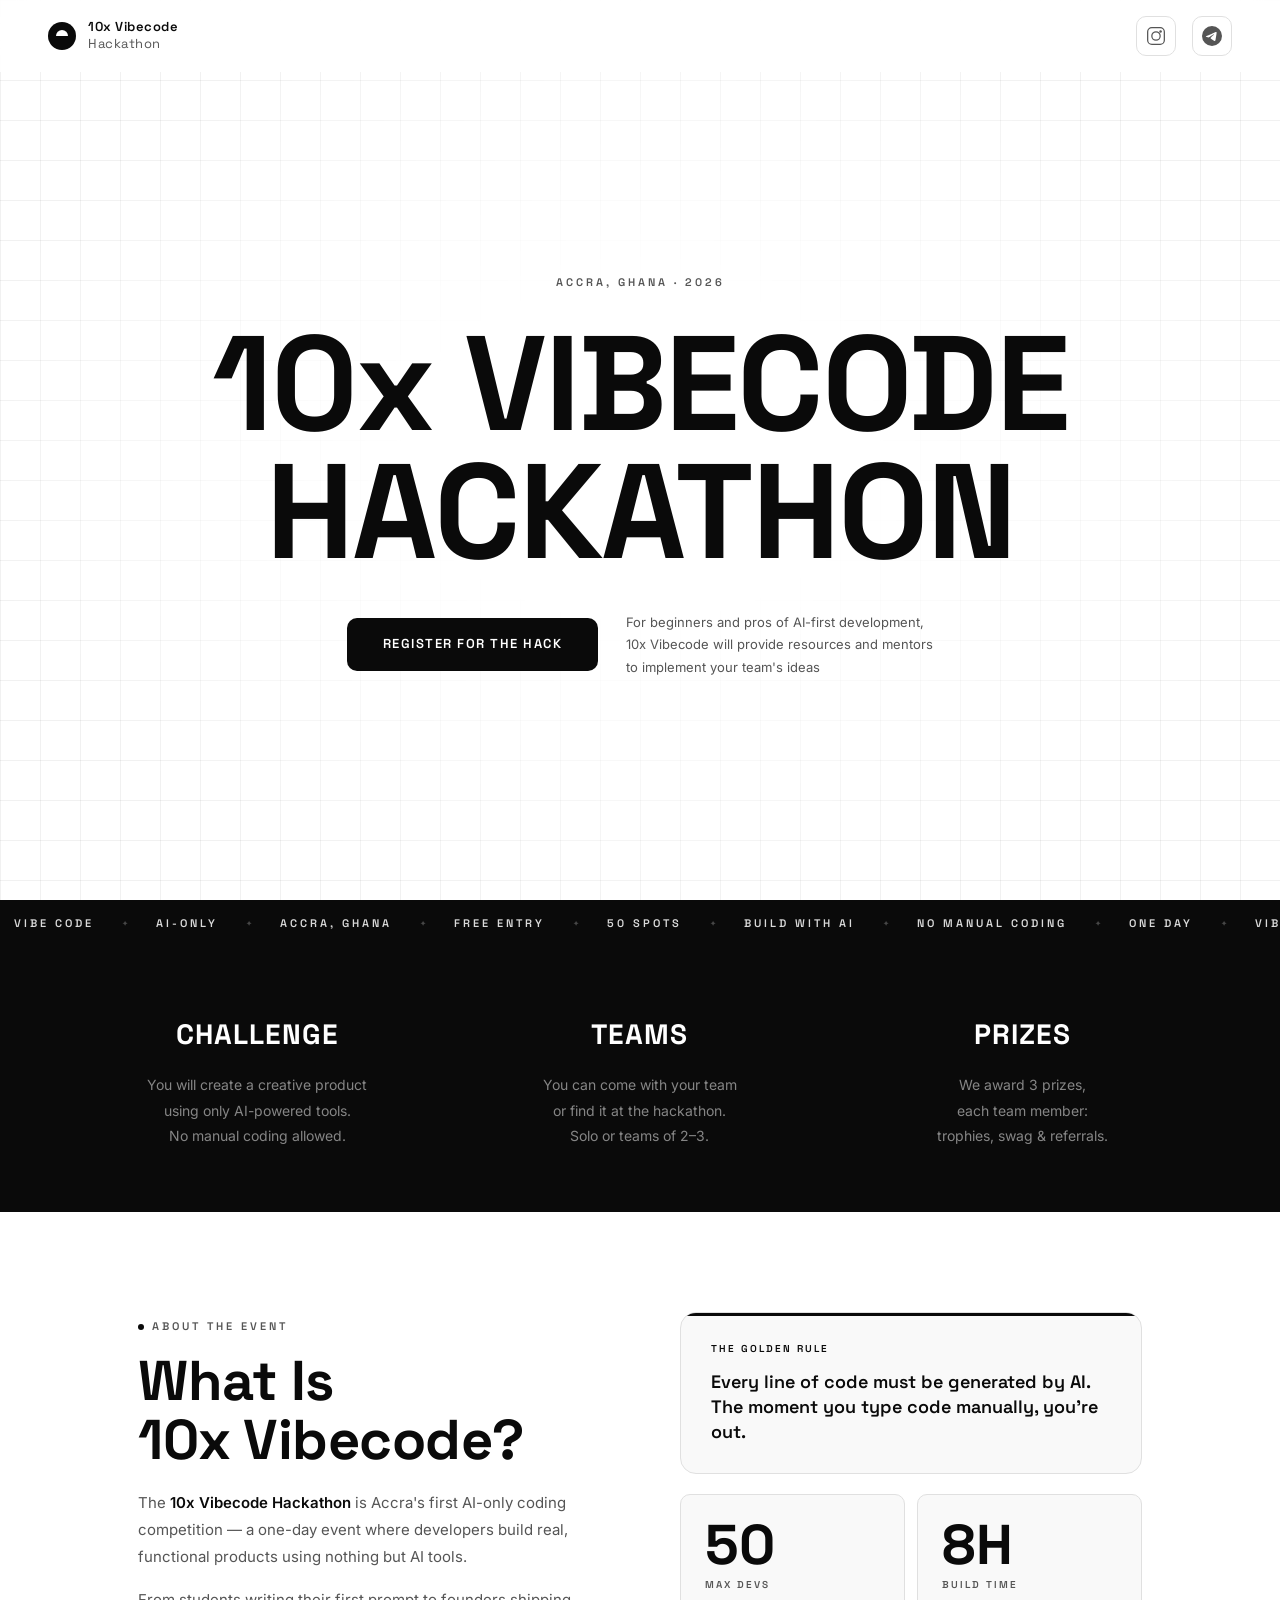
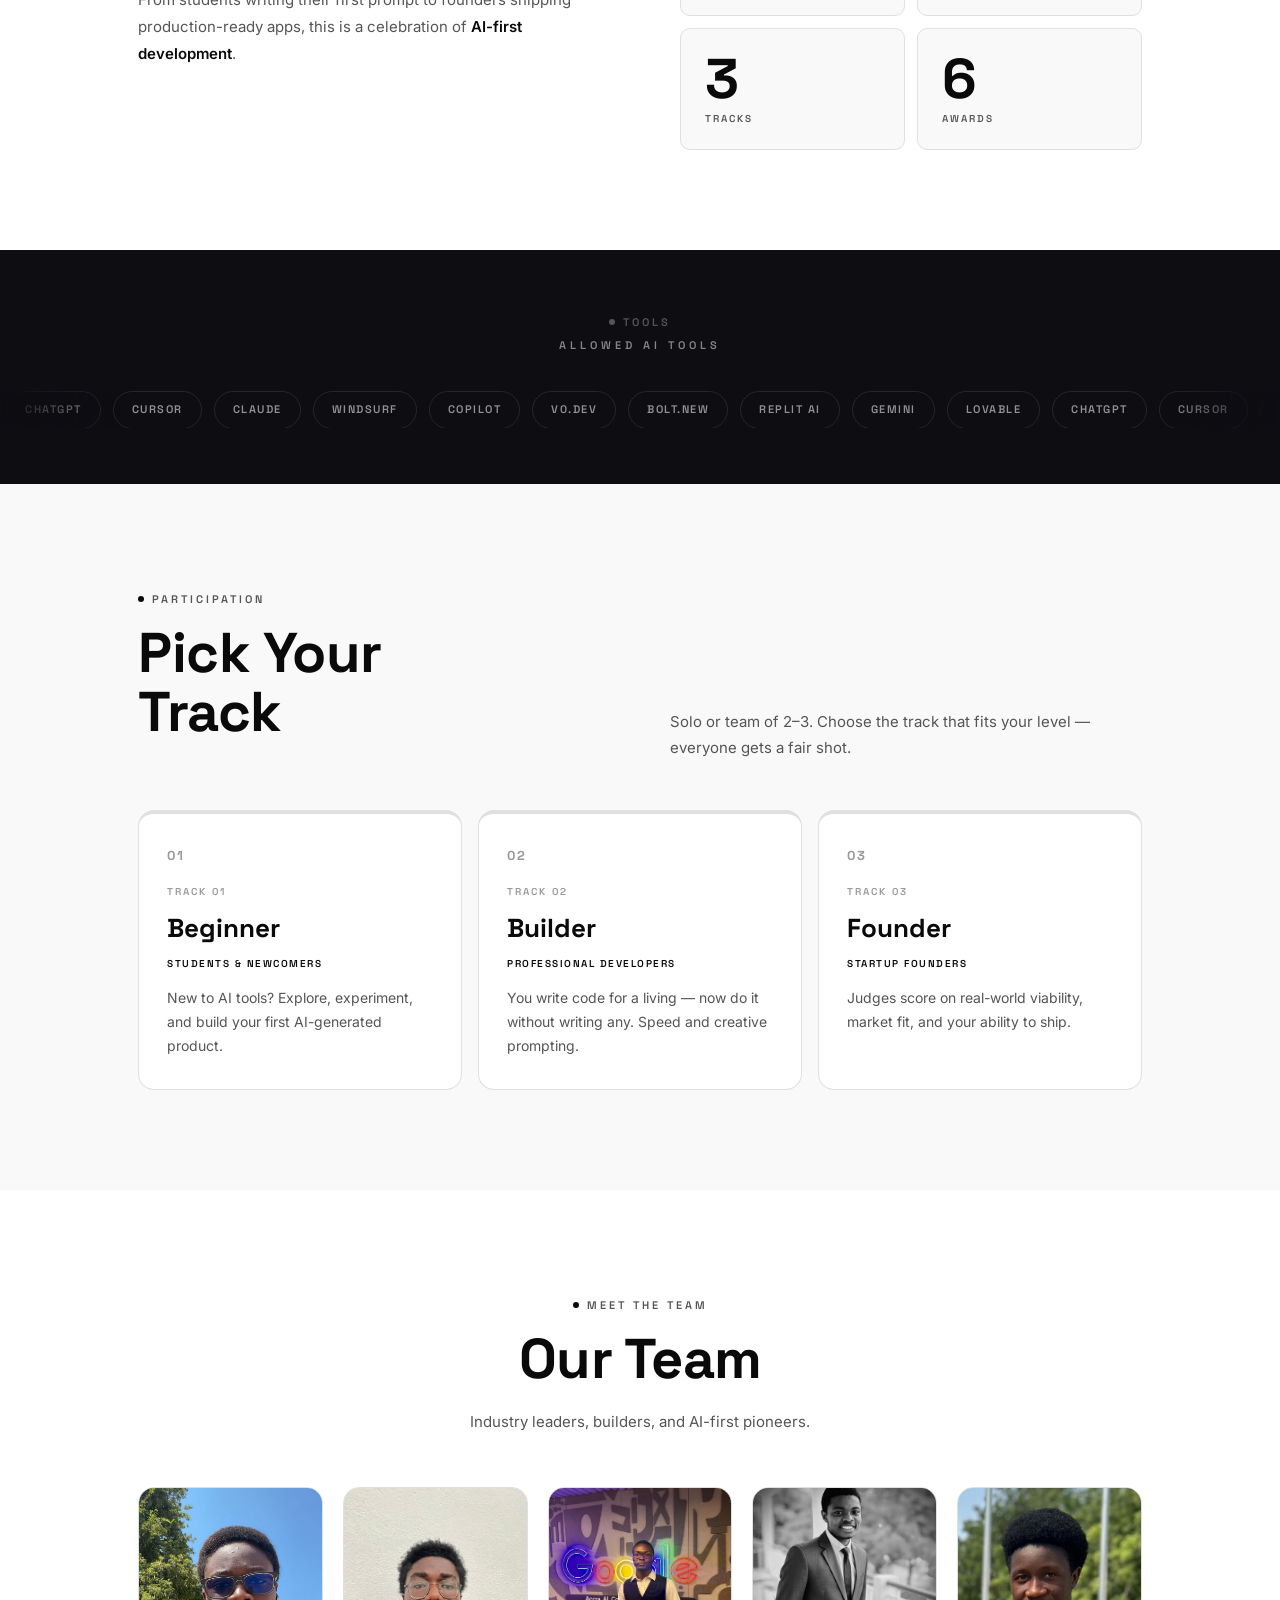
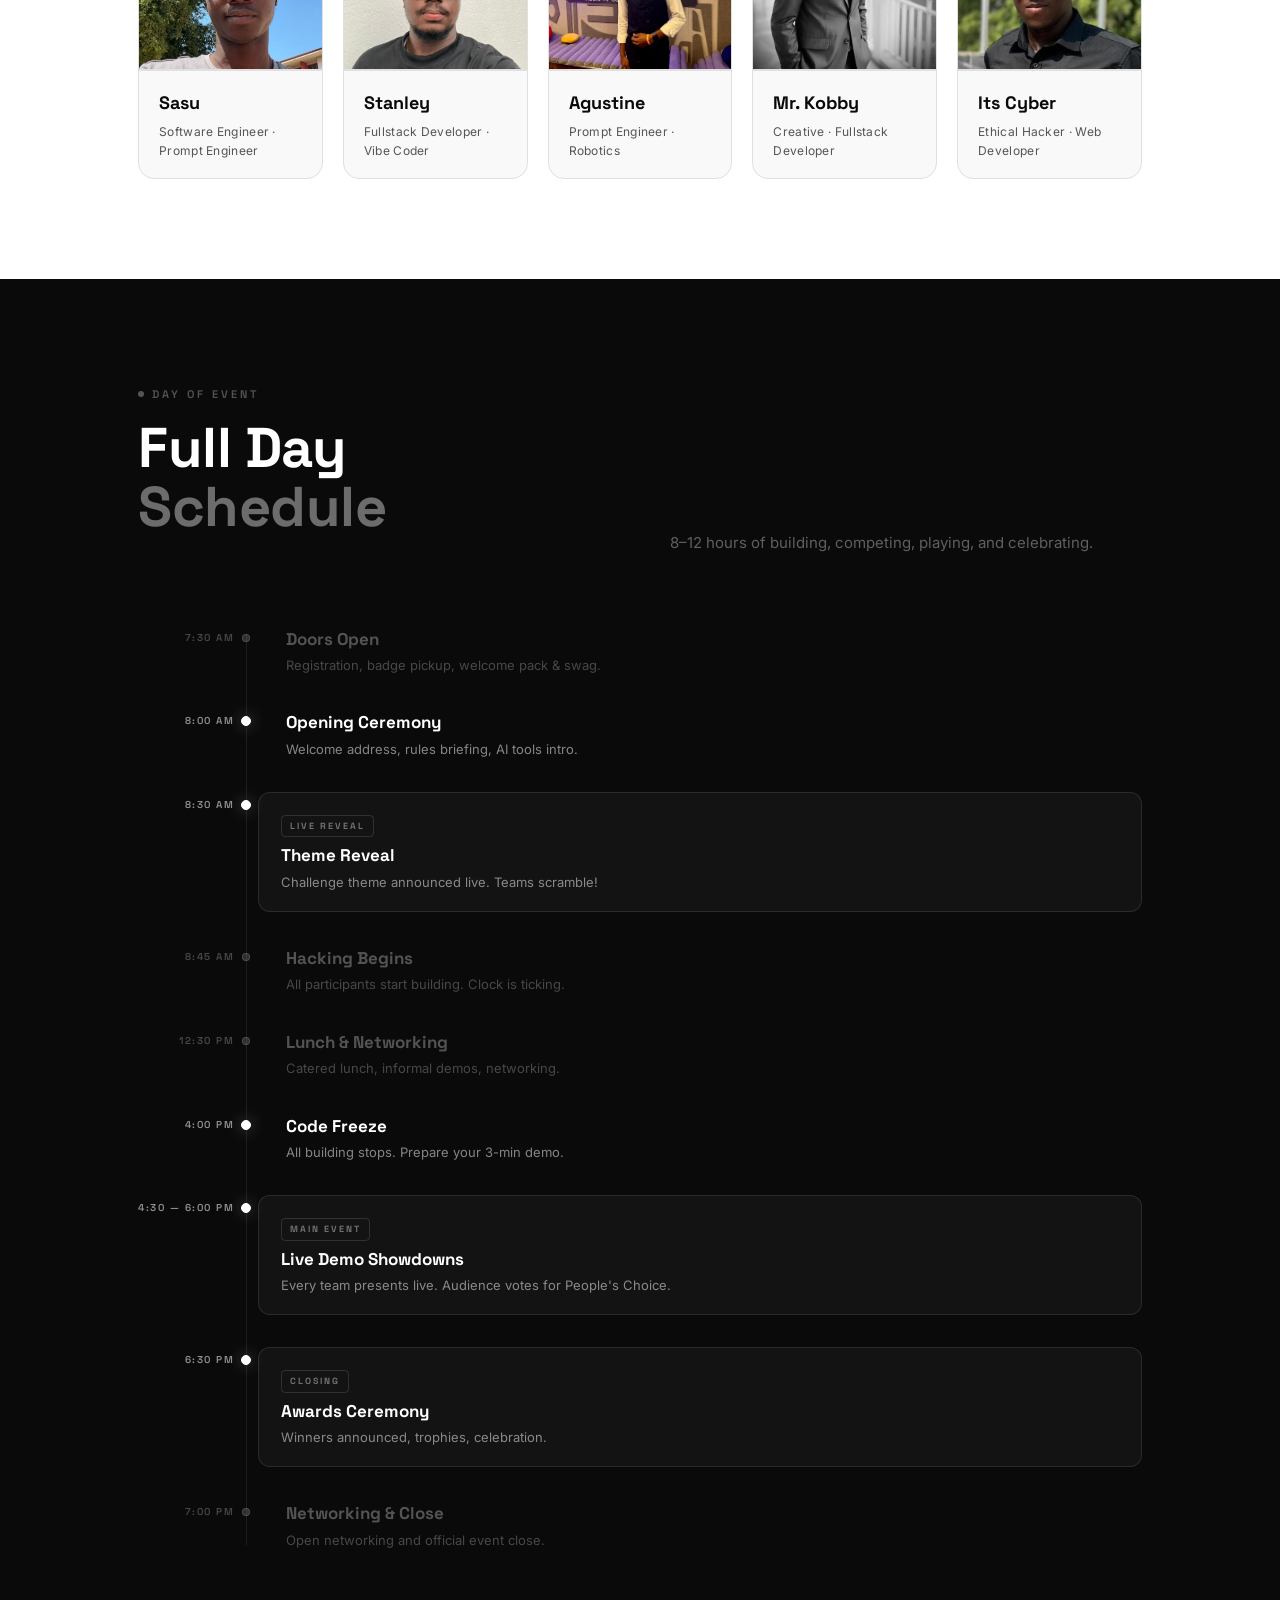
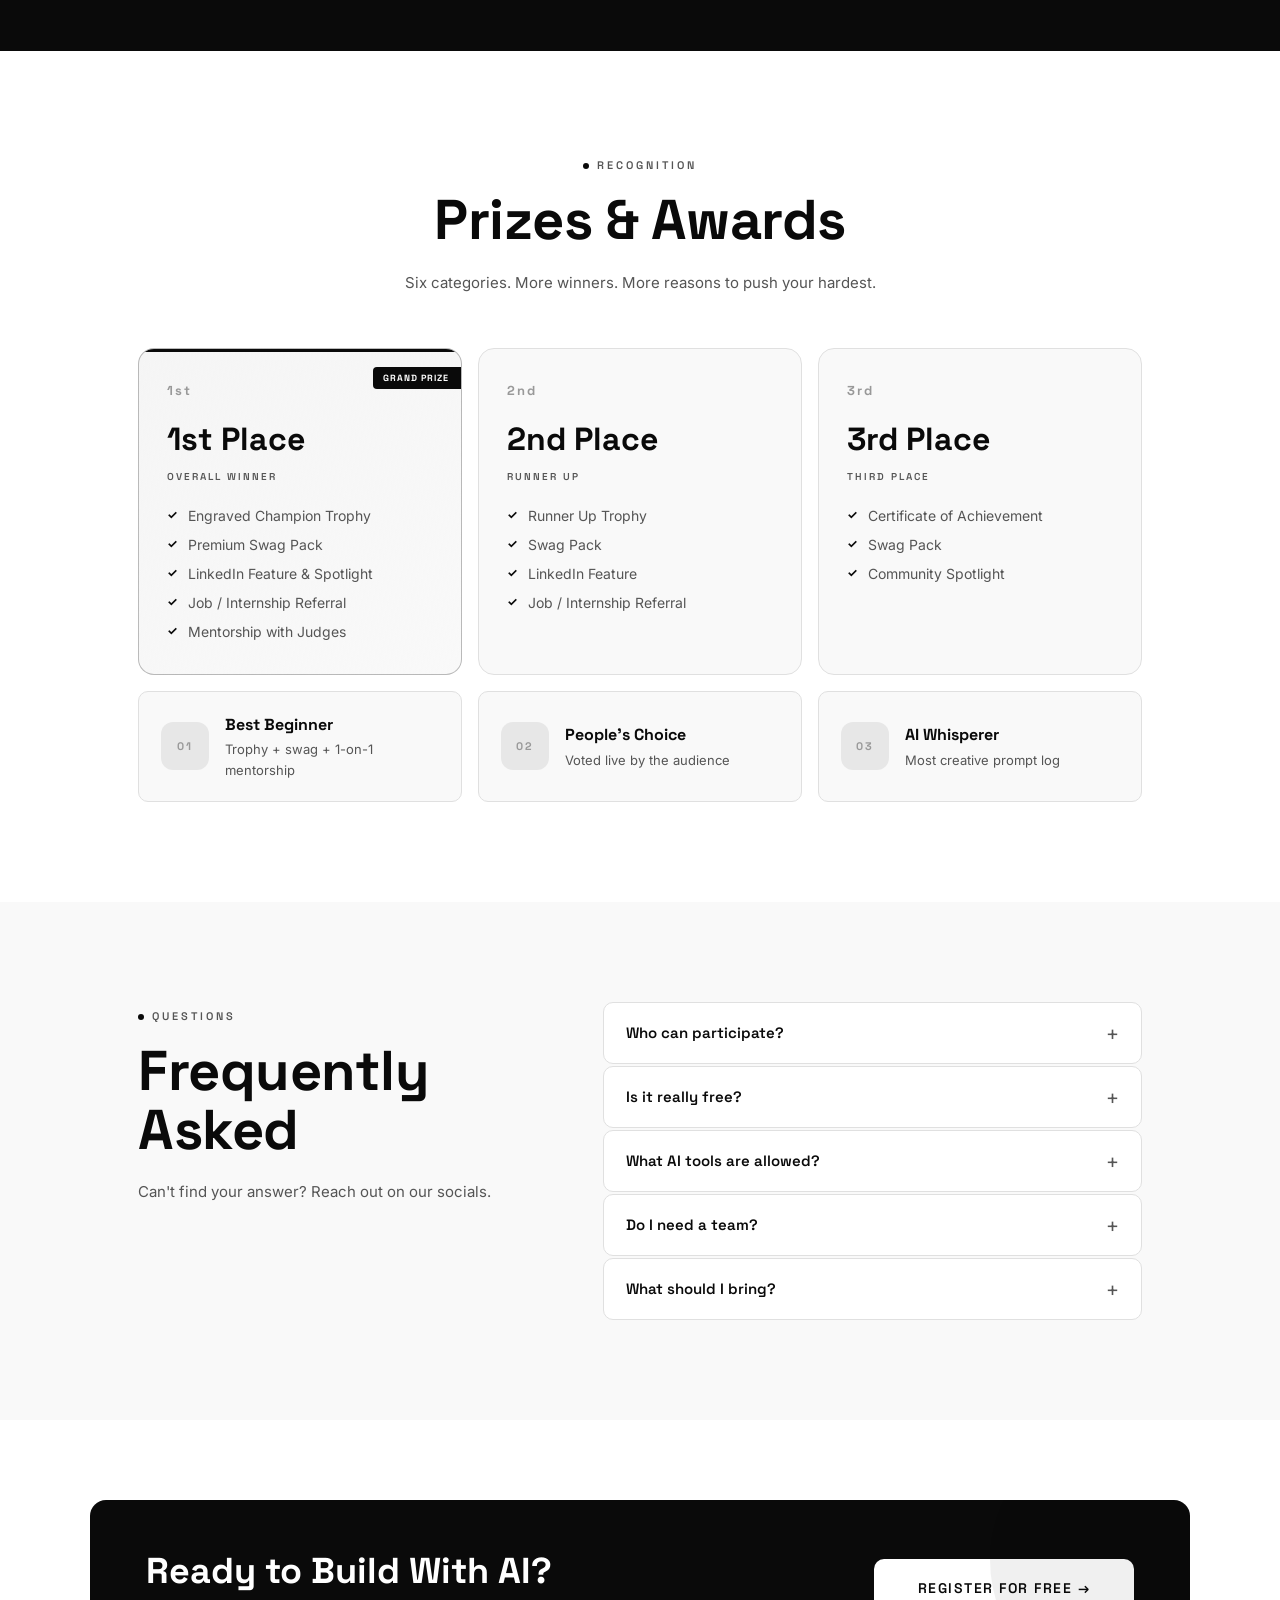
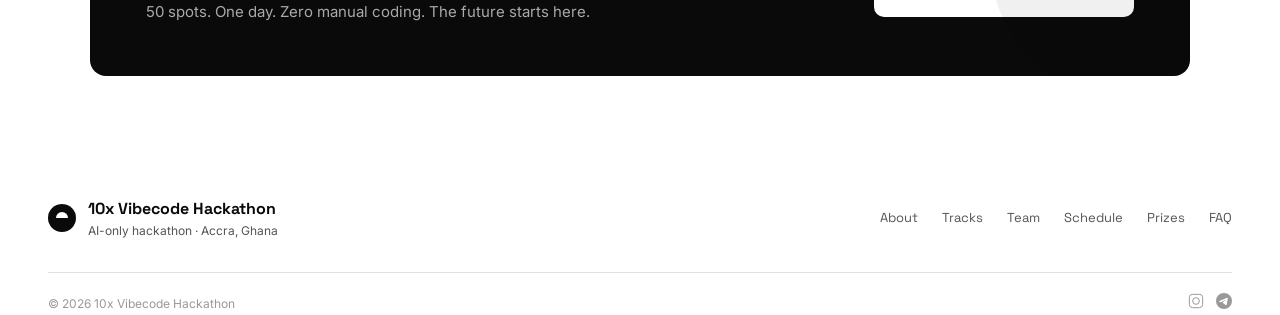
<file: index.html>
<!DOCTYPE html>
<html lang="en">
<head>
<meta charset="UTF-8">
<meta name="viewport" content="width=device-width, initial-scale=1.0">
<title>10x Vibecode Hackathon — Accra, Ghana</title>
<link rel="preconnect" href="https://fonts.googleapis.com">
<link href="https://fonts.googleapis.com/css2?family=Inter:wght@300;400;500;600;700;800;900&family=Space+Grotesk:wght@400;500;600;700&display=swap" rel="stylesheet">
<link rel="stylesheet" href="style.css">
</head>
<body>

<!-- NAV -->
<nav id="nav">
  <a href="#" class="nav-logo">
    <div class="nav-logo-icon">
      <svg width="28" height="28" viewBox="0 0 28 28" fill="none">
        <circle cx="14" cy="14" r="14" fill="#0a0a0a"/>
        <path d="M8 14a6 6 0 0 1 12 0" fill="#ffffff"/>
      </svg>
    </div>
    <div class="nav-logo-text">
      <span>10x Vibecode</span>
      <span>Hackathon</span>
    </div>
  </a>
  <div class="nav-right">
    <a href="https://instagram.com" target="_blank" rel="noopener noreferrer" class="nav-social" aria-label="Instagram">
      <svg width="20" height="20" viewBox="0 0 24 24" fill="none" stroke="currentColor" stroke-width="1.5" stroke-linecap="round" stroke-linejoin="round"><rect x="2" y="2" width="20" height="20" rx="5"/><circle cx="12" cy="12" r="5"/><circle cx="17.5" cy="6.5" r="1.5" fill="currentColor" stroke="none"/></svg>
    </a>
    <a href="https://t.me" target="_blank" rel="noopener noreferrer" class="nav-social" aria-label="Telegram">
      <svg width="20" height="20" viewBox="0 0 24 24" fill="currentColor"><path d="M11.944 0A12 12 0 0 0 0 12a12 12 0 0 0 12 12 12 12 0 0 0 12-12A12 12 0 0 0 12 0a12 12 0 0 0-.056 0zm4.962 7.224c.1-.002.321.023.465.14a.506.506 0 0 1 .171.325c.016.093.036.306.02.472-.18 1.898-.962 6.502-1.36 8.627-.168.9-.499 1.201-.82 1.23-.696.065-1.225-.46-1.9-.902-1.056-.693-1.653-1.124-2.678-1.8-1.185-.78-.417-1.21.258-1.91.177-.184 3.247-2.977 3.307-3.23.007-.032.014-.15-.056-.212s-.174-.041-.249-.024c-.106.024-1.793 1.14-5.061 3.345-.479.33-.913.49-1.302.48-.428-.008-1.252-.241-1.865-.44-.752-.245-1.349-.374-1.297-.789.027-.216.325-.437.893-.663 3.498-1.524 5.83-2.529 6.998-3.014 3.332-1.386 4.025-1.627 4.476-1.635z"/></svg>
    </a>
  </div>
</nav>

<!-- HERO -->
<section id="hero">
  <div class="hero-inner">
    <div class="hero-center">
      <div class="hero-eyebrow">ACCRA, GHANA · 2026</div>
      <h1 class="hero-title">
        <span>10x VIBECODE</span>
        <span>HACKATHON</span>
      </h1>
      <div class="hero-cta-row">
        <a href="register.html" class="btn-register">REGISTER FOR THE HACK</a>
        <p class="hero-desc">For beginners and pros of AI-first development,<br>10x Vibecode will provide resources and mentors<br>to implement your team's ideas</p>
      </div>
    </div>
  </div>
</section>

<!-- MARQUEE TICKER -->
<div class="marquee-strip" aria-hidden="true">
  <div class="marquee-track">
    <div class="marquee-content">
      <span>VIBE CODE</span><span class="msep">✦</span>
      <span>AI-ONLY</span><span class="msep">✦</span>
      <span>ACCRA, GHANA</span><span class="msep">✦</span>
      <span>FREE ENTRY</span><span class="msep">✦</span>
      <span>50 SPOTS</span><span class="msep">✦</span>
      <span>BUILD WITH AI</span><span class="msep">✦</span>
      <span>NO MANUAL CODING</span><span class="msep">✦</span>
      <span>ONE DAY</span><span class="msep">✦</span>
    </div>
    <div class="marquee-content" aria-hidden="true">
      <span>VIBE CODE</span><span class="msep">✦</span>
      <span>AI-ONLY</span><span class="msep">✦</span>
      <span>ACCRA, GHANA</span><span class="msep">✦</span>
      <span>FREE ENTRY</span><span class="msep">✦</span>
      <span>50 SPOTS</span><span class="msep">✦</span>
      <span>BUILD WITH AI</span><span class="msep">✦</span>
      <span>NO MANUAL CODING</span><span class="msep">✦</span>
      <span>ONE DAY</span><span class="msep">✦</span>
    </div>
  </div>
</div>

<!-- INFO SECTION -->
<section id="info">
  <div class="info-inner">
    <div class="info-col">
      <h2 class="info-heading">CHALLENGE</h2>
      <p class="info-text">You will create a creative product<br>using only AI-powered tools.<br>No manual coding allowed.</p>
    </div>
    <div class="info-col">
      <h2 class="info-heading">TEAMS</h2>
      <p class="info-text">You can come with your team<br>or find it at the hackathon.<br>Solo or teams of 2–3.</p>
    </div>
    <div class="info-col">
      <h2 class="info-heading">PRIZES</h2>
      <p class="info-text">We award 3 prizes,<br>each team member:<br>trophies, swag &amp; referrals.</p>
    </div>
  </div>
</section>

<!-- ABOUT -->
<section id="about">
  <div class="section-inner">
    <div class="about-grid reveal">
      <div class="about-left">
        <span class="section-tag">ABOUT THE EVENT</span>
        <h2 class="section-heading">What Is<br><span class="accent-text">10x Vibecode?</span></h2>
        <p class="about-body">The <strong>10x Vibecode Hackathon</strong> is Accra's first AI-only coding competition — a one-day event where developers build real, functional products using nothing but AI tools.</p>
        <p class="about-body">From students writing their first prompt to founders shipping production-ready apps, this is a celebration of <strong>AI-first development</strong>.</p>
      </div>
      <div class="about-right">
        <div class="rule-card">
          <div class="rule-label">THE GOLDEN RULE</div>
          <div class="rule-text">Every line of code must be generated by AI. The moment you type code manually, you're out.</div>
        </div>
        <div class="stat-row">
          <div class="stat-tile"><div class="stat-num">50</div><div class="stat-label">MAX DEVS</div></div>
          <div class="stat-tile"><div class="stat-num">8H</div><div class="stat-label">BUILD TIME</div></div>
          <div class="stat-tile"><div class="stat-num">3</div><div class="stat-label">TRACKS</div></div>
          <div class="stat-tile"><div class="stat-num">6</div><div class="stat-label">AWARDS</div></div>
        </div>
      </div>
    </div>
  </div>
</section>

<!-- TOOLS MARQUEE -->
<section id="tools">
  <div class="tools-header">
    <span class="section-tag">TOOLS</span>
    <p class="tools-title">ALLOWED AI TOOLS</p>
  </div>
  <div class="tools-marquee" aria-label="Allowed AI tools">
    <div class="tools-track">
      <div class="tools-content">
        <div class="tool-pill">CHATGPT</div>
        <div class="tool-pill">CURSOR</div>
        <div class="tool-pill">CLAUDE</div>
        <div class="tool-pill">WINDSURF</div>
        <div class="tool-pill">COPILOT</div>
        <div class="tool-pill">V0.DEV</div>
        <div class="tool-pill">BOLT.NEW</div>
        <div class="tool-pill">REPLIT AI</div>
        <div class="tool-pill">GEMINI</div>
        <div class="tool-pill">LOVABLE</div>
      </div>
      <!-- duplicate for seamless loop -->
      <div class="tools-content" aria-hidden="true">
        <div class="tool-pill">CHATGPT</div>
        <div class="tool-pill">CURSOR</div>
        <div class="tool-pill">CLAUDE</div>
        <div class="tool-pill">WINDSURF</div>
        <div class="tool-pill">COPILOT</div>
        <div class="tool-pill">V0.DEV</div>
        <div class="tool-pill">BOLT.NEW</div>
        <div class="tool-pill">REPLIT AI</div>
        <div class="tool-pill">GEMINI</div>
        <div class="tool-pill">LOVABLE</div>
      </div>
    </div>
  </div>
</section>

<!-- TRACKS -->
<section id="tracks">
  <div class="section-inner">
    <div class="tracks-header reveal">
      <div>
        <span class="section-tag">PARTICIPATION</span>
        <h2 class="section-heading">Pick Your<br><span class="accent-text">Track</span></h2>
      </div>
      <p class="section-body">Solo or team of 2–3. Choose the track that fits your level — everyone gets a fair shot.</p>
    </div>
    <div class="track-cards reveal">
      <div class="track-card">
        <div class="track-icon">01</div>
        <div class="track-num">TRACK 01</div>
        <h3 class="track-name">Beginner</h3>
        <div class="track-for">STUDENTS & NEWCOMERS</div>
        <p class="track-desc">New to AI tools? Explore, experiment, and build your first AI-generated product.</p>
      </div>
      <div class="track-card">
        <div class="track-icon">02</div>
        <div class="track-num">TRACK 02</div>
        <h3 class="track-name">Builder</h3>
        <div class="track-for">PROFESSIONAL DEVELOPERS</div>
        <p class="track-desc">You write code for a living — now do it without writing any. Speed and creative prompting.</p>
      </div>
      <div class="track-card">
        <div class="track-icon">03</div>
        <div class="track-num">TRACK 03</div>
        <h3 class="track-name">Founder</h3>
        <div class="track-for">STARTUP FOUNDERS</div>
        <p class="track-desc">Judges score on real-world viability, market fit, and your ability to ship.</p>
      </div>
    </div>
  </div>
</section>

<!-- TEAM -->
<section id="team">
  <div class="section-inner">
    <div class="team-header reveal">
      <span class="section-tag">MEET THE TEAM</span>
      <h2 class="section-heading">Our <span class="accent-text">Team</span></h2>
      <p class="section-body center">Industry leaders, builders, and AI-first pioneers.</p>
    </div>
    <div class="team-cards reveal">
      <div class="team-card">
        <div class="team-card-img">
          <img src="Images/Sasu.jpeg" alt="Sasu" loading="lazy">
        </div>
        <div class="team-card-info">
          <h3>Sasu</h3>
          <p>Software Engineer · Prompt Engineer</p>
        </div>
      </div>
      <div class="team-card">
        <div class="team-card-img">
          <img src="Images/Stanley.jpeg" alt="Stanley" loading="lazy">
        </div>
        <div class="team-card-info">
          <h3>Stanley</h3>
          <p>Fullstack Developer · Vibe Coder</p>
        </div>
      </div>
      <div class="team-card">
        <div class="team-card-img">
          <img src="Images/Augestine.jpeg" alt="Agustine" loading="lazy">
        </div>
        <div class="team-card-info">
          <h3>Agustine</h3>
          <p>Prompt Engineer · Robotics</p>
        </div>
      </div>
      <div class="team-card">
        <div class="team-card-img">
          <img src="Images/Mr. Kobby.jpeg" alt="Mr. Kobby" loading="lazy">
        </div>
        <div class="team-card-info">
          <h3>Mr. Kobby</h3>
          <p>Creative · Fullstack Developer</p>
        </div>
      </div>
      <div class="team-card">
        <div class="team-card-img">
          <img src="Images/Cyber.jpeg" alt="Its Cyber" loading="lazy">
        </div>
        <div class="team-card-info">
          <h3>Its Cyber</h3>
          <p>Ethical Hacker · Web Developer</p>
        </div>
      </div>
    </div>
  </div>
</section>

<!-- SCHEDULE -->
<section id="schedule">
  <div class="section-inner">
    <div class="schedule-head reveal">
      <div>
        <span class="section-tag">DAY OF EVENT</span>
        <h2 class="section-heading">Full Day<br><span class="accent-text">Schedule</span></h2>
      </div>
      <p class="section-body">8–12 hours of building, competing, playing, and celebrating.</p>
    </div>
    <div class="timeline reveal">

      <div class="tl-item">
        <div class="tl-time">7:30 AM</div>
        <div class="tl-node"><span class="tl-dot"></span></div>
        <div class="tl-card">
          <h3 class="tl-name">Doors Open</h3>
          <p class="tl-desc">Registration, badge pickup, welcome pack &amp; swag.</p>
        </div>
      </div>

      <div class="tl-item tl-key">
        <div class="tl-time">8:00 AM</div>
        <div class="tl-node"><span class="tl-dot"></span></div>
        <div class="tl-card">
          <h3 class="tl-name">Opening Ceremony</h3>
          <p class="tl-desc">Welcome address, rules briefing, AI tools intro.</p>
        </div>
      </div>

      <div class="tl-item tl-key tl-featured">
        <div class="tl-time">8:30 AM</div>
        <div class="tl-node"><span class="tl-dot"></span></div>
        <div class="tl-card">
          <div class="tl-badge">LIVE REVEAL</div>
          <h3 class="tl-name">Theme Reveal</h3>
          <p class="tl-desc">Challenge theme announced live. Teams scramble!</p>
        </div>
      </div>

      <div class="tl-item">
        <div class="tl-time">8:45 AM</div>
        <div class="tl-node"><span class="tl-dot"></span></div>
        <div class="tl-card">
          <h3 class="tl-name">Hacking Begins</h3>
          <p class="tl-desc">All participants start building. Clock is ticking.</p>
        </div>
      </div>

      <div class="tl-item">
        <div class="tl-time">12:30 PM</div>
        <div class="tl-node"><span class="tl-dot"></span></div>
        <div class="tl-card">
          <h3 class="tl-name">Lunch &amp; Networking</h3>
          <p class="tl-desc">Catered lunch, informal demos, networking.</p>
        </div>
      </div>

      <div class="tl-item tl-key">
        <div class="tl-time">4:00 PM</div>
        <div class="tl-node"><span class="tl-dot"></span></div>
        <div class="tl-card">
          <h3 class="tl-name">Code Freeze</h3>
          <p class="tl-desc">All building stops. Prepare your 3-min demo.</p>
        </div>
      </div>

      <div class="tl-item tl-key tl-featured">
        <div class="tl-time">4:30 — 6:00 PM</div>
        <div class="tl-node"><span class="tl-dot"></span></div>
        <div class="tl-card">
          <div class="tl-badge">MAIN EVENT</div>
          <h3 class="tl-name">Live Demo Showdowns</h3>
          <p class="tl-desc">Every team presents live. Audience votes for People's Choice.</p>
        </div>
      </div>

      <div class="tl-item tl-key tl-featured">
        <div class="tl-time">6:30 PM</div>
        <div class="tl-node"><span class="tl-dot"></span></div>
        <div class="tl-card">
          <div class="tl-badge">CLOSING</div>
          <h3 class="tl-name">Awards Ceremony</h3>
          <p class="tl-desc">Winners announced, trophies, celebration.</p>
        </div>
      </div>

      <div class="tl-item">
        <div class="tl-time">7:00 PM</div>
        <div class="tl-node"><span class="tl-dot"></span></div>
        <div class="tl-card">
          <h3 class="tl-name">Networking &amp; Close</h3>
          <p class="tl-desc">Open networking and official event close.</p>
        </div>
      </div>

    </div>
  </div>
</section>

<!-- PRIZES -->
<section id="prizes">
  <div class="section-inner">
    <div class="team-header reveal">
      <span class="section-tag">RECOGNITION</span>
      <h2 class="section-heading">Prizes & <span class="accent-text">Awards</span></h2>
      <p class="section-body center">Six categories. More winners. More reasons to push your hardest.</p>
    </div>
    <div class="prizes-grid reveal">
      <div class="prize-card prize-top">
        <div class="prize-ribbon">GRAND PRIZE</div>
        <div class="prize-medal">1st</div>
        <h3 class="prize-place">1st Place</h3>
        <div class="prize-sub">OVERALL WINNER</div>
        <ul class="prize-list">
          <li>Engraved Champion Trophy</li>
          <li>Premium Swag Pack</li>
          <li>LinkedIn Feature & Spotlight</li>
          <li>Job / Internship Referral</li>
          <li>Mentorship with Judges</li>
        </ul>
      </div>
      <div class="prize-card">
        <div class="prize-medal">2nd</div>
        <h3 class="prize-place">2nd Place</h3>
        <div class="prize-sub">RUNNER UP</div>
        <ul class="prize-list">
          <li>Runner Up Trophy</li>
          <li>Swag Pack</li>
          <li>LinkedIn Feature</li>
          <li>Job / Internship Referral</li>
        </ul>
      </div>
      <div class="prize-card">
        <div class="prize-medal">3rd</div>
        <h3 class="prize-place">3rd Place</h3>
        <div class="prize-sub">THIRD PLACE</div>
        <ul class="prize-list">
          <li>Certificate of Achievement</li>
          <li>Swag Pack</li>
          <li>Community Spotlight</li>
        </ul>
      </div>
    </div>
    <div class="special-row reveal">
      <div class="special-card"><div class="special-icon">01</div><div><h4>Best Beginner</h4><p>Trophy + swag + 1-on-1 mentorship</p></div></div>
      <div class="special-card"><div class="special-icon">02</div><div><h4>People's Choice</h4><p>Voted live by the audience</p></div></div>
      <div class="special-card"><div class="special-icon">03</div><div><h4>AI Whisperer</h4><p>Most creative prompt log</p></div></div>
    </div>
  </div>
</section>

<!-- FAQ -->
<section id="faq">
  <div class="section-inner">
    <div class="faq-layout reveal">
      <div class="faq-left">
        <span class="section-tag">QUESTIONS</span>
        <h2 class="section-heading">Frequently<br><span class="accent-text">Asked</span></h2>
        <p class="section-body">Can't find your answer? Reach out on our socials.</p>
      </div>
      <div class="faq-list">
        <div class="faq-item">
          <div class="faq-q"><span class="faq-q-text">Who can participate?</span><span class="faq-arrow">+</span></div>
          <div class="faq-a">Anyone — students, professionals, indie hackers, founders. All skill levels welcome.</div>
        </div>
        <div class="faq-item">
          <div class="faq-q"><span class="faq-q-text">Is it really free?</span><span class="faq-arrow">+</span></div>
          <div class="faq-a">Yes — 100% free. Registration, food, swag, and internet are all provided.</div>
        </div>
        <div class="faq-item">
          <div class="faq-q"><span class="faq-q-text">What AI tools are allowed?</span><span class="faq-arrow">+</span></div>
          <div class="faq-a">ChatGPT, Claude, Cursor, Copilot, Windsurf, v0, Bolt.new, Replit AI, Gemini — and similar tools.</div>
        </div>
        <div class="faq-item">
          <div class="faq-q"><span class="faq-q-text">Do I need a team?</span><span class="faq-arrow">+</span></div>
          <div class="faq-a">No — you can compete solo or bring a team of 2–3. Find teammates at the event too.</div>
        </div>
        <div class="faq-item">
          <div class="faq-q"><span class="faq-q-text">What should I bring?</span><span class="faq-arrow">+</span></div>
          <div class="faq-a">Your laptop, charger, and your favorite AI tool subscriptions. We provide power, internet, food.</div>
        </div>
      </div>
    </div>
  </div>
</section>

<!-- CTA -->
<section id="cta">
  <div class="section-inner">
    <div class="cta-band">
      <div class="cta-content">
        <h2>Ready to Build With AI?</h2>
        <p>50 spots. One day. Zero manual coding. The future starts here.</p>
      </div>
      <a href="register.html" class="btn-register btn-register-lg">REGISTER FOR FREE →</a>
    </div>
  </div>
</section>

<!-- FOOTER -->
<footer>
  <div class="footer-inner">
    <div class="footer-top">
      <div class="footer-brand">
        <div class="nav-logo-icon">
          <svg width="28" height="28" viewBox="0 0 28 28" fill="none">
            <circle cx="14" cy="14" r="14" fill="#0a0a0a"/>
            <path d="M8 14a6 6 0 0 1 12 0" fill="#ffffff"/>
          </svg>
        </div>
        <div>
          <div class="footer-brand-name">10x Vibecode Hackathon</div>
          <div class="footer-tagline">AI-only hackathon · Accra, Ghana</div>
        </div>
      </div>
      <div class="footer-links">
        <a href="#about">About</a>
        <a href="#tracks">Tracks</a>
        <a href="#team">Team</a>
        <a href="#schedule">Schedule</a>
        <a href="#prizes">Prizes</a>
        <a href="#faq">FAQ</a>
      </div>
    </div>
    <div class="footer-bottom">
      <span>&copy; 2026 10x Vibecode Hackathon</span>
      <div class="footer-social">
        <a href="https://instagram.com" target="_blank" rel="noopener noreferrer" aria-label="Instagram">
          <svg width="16" height="16" viewBox="0 0 24 24" fill="none" stroke="currentColor" stroke-width="1.5"><rect x="2" y="2" width="20" height="20" rx="5"/><circle cx="12" cy="12" r="5"/></svg>
        </a>
        <a href="https://t.me" target="_blank" rel="noopener noreferrer" aria-label="Telegram">
          <svg width="16" height="16" viewBox="0 0 24 24" fill="currentColor"><path d="M11.944 0A12 12 0 0 0 0 12a12 12 0 0 0 12 12 12 12 0 0 0 12-12A12 12 0 0 0 12 0a12 12 0 0 0-.056 0zm4.962 7.224c.1-.002.321.023.465.14a.506.506 0 0 1 .171.325c.016.093.036.306.02.472-.18 1.898-.962 6.502-1.36 8.627-.168.9-.499 1.201-.82 1.23-.696.065-1.225-.46-1.9-.902-1.056-.693-1.653-1.124-2.678-1.8-1.185-.78-.417-1.21.258-1.91.177-.184 3.247-2.977 3.307-3.23.007-.032.014-.15-.056-.212s-.174-.041-.249-.024c-.106.024-1.793 1.14-5.061 3.345-.479.33-.913.49-1.302.48-.428-.008-1.252-.241-1.865-.44-.752-.245-1.349-.374-1.297-.789.027-.216.325-.437.893-.663 3.498-1.524 5.83-2.529 6.998-3.014 3.332-1.386 4.025-1.627 4.476-1.635z"/></svg>
        </a>
      </div>
    </div>
  </div>
</footer>

<script src="orbital.js"></script>
<script>
document.querySelectorAll('.faq-q').forEach(function(q) {
  q.addEventListener('click', function() {
    var item = this.parentElement;
    var isOpen = item.classList.contains('open');
    document.querySelectorAll('.faq-item.open').forEach(function(i) { i.classList.remove('open'); });
    if (!isOpen) item.classList.add('open');
  });
});
var nav = document.getElementById('nav');
var lastScroll = 0;
window.addEventListener('scroll', function() {
  var current = window.scrollY;
  nav.classList.toggle('scrolled', current > 40);
  if (current > lastScroll && current > 80) {
    nav.classList.add('nav-hidden');
  } else {
    nav.classList.remove('nav-hidden');
  }
  lastScroll = current;
});
var observer = new IntersectionObserver(function(entries) {
  entries.forEach(function(e) {
    if (e.isIntersecting) { e.target.classList.add('in'); observer.unobserve(e.target); }
  });
}, { threshold: 0.12 });
document.querySelectorAll('.reveal').forEach(function(el) { observer.observe(el); });
</script>
</body>
</html>
</file>
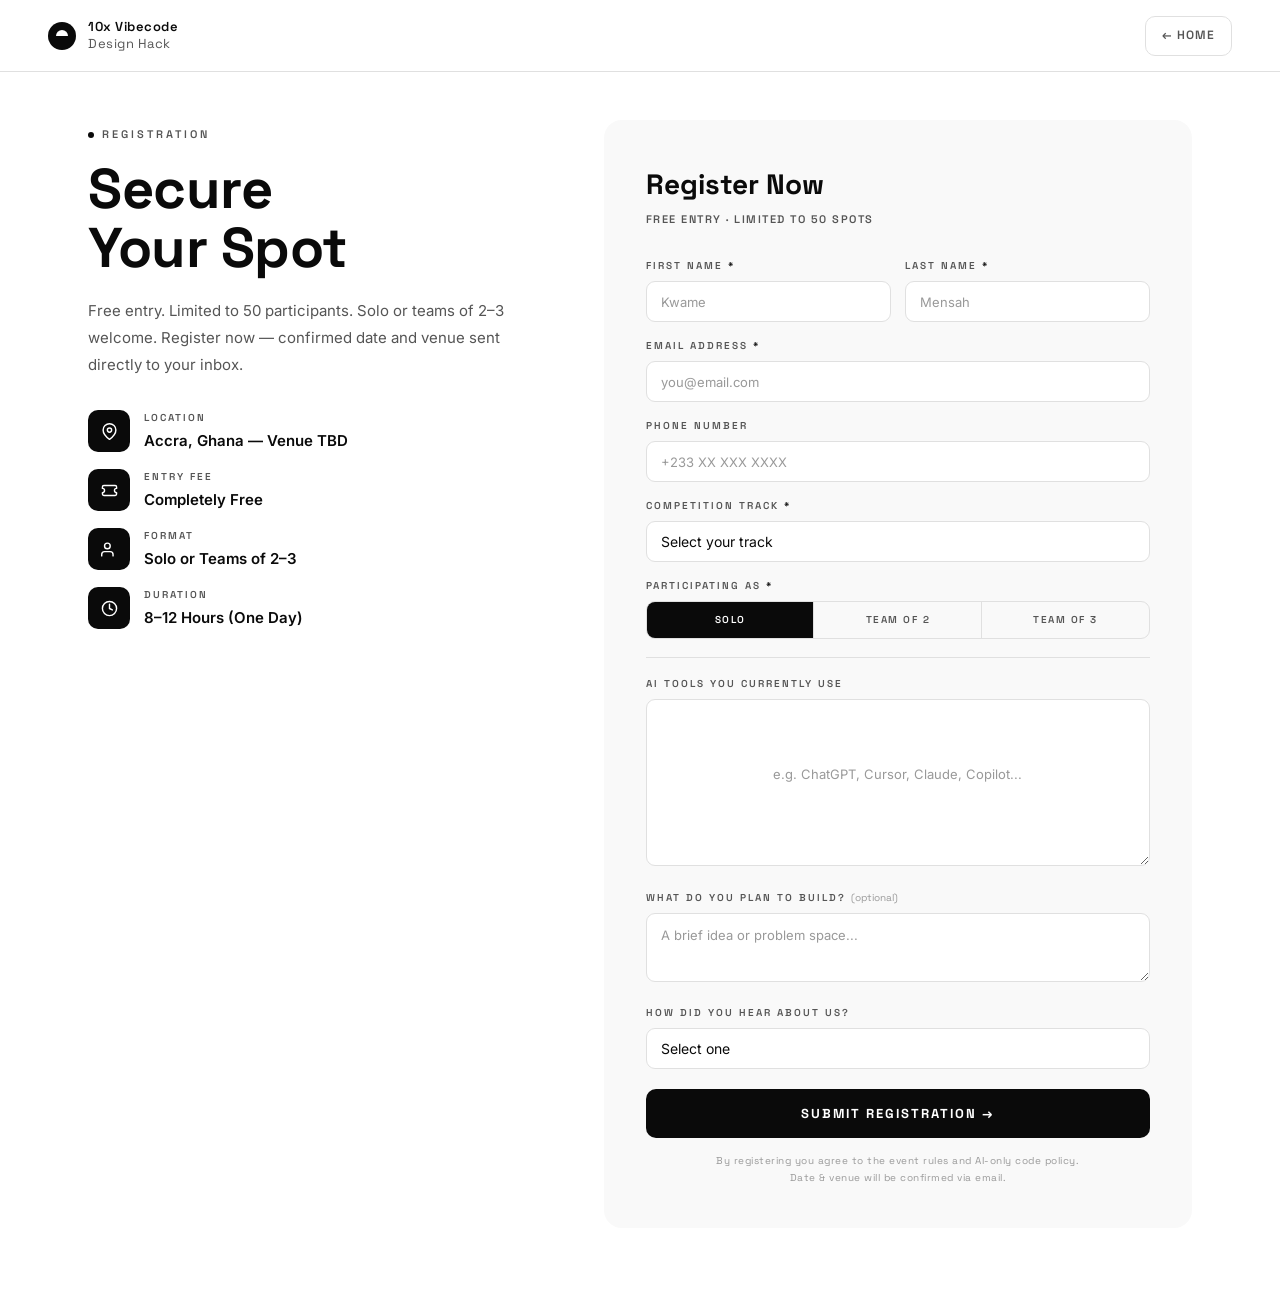
<file: register.html>
<!DOCTYPE html>
<html lang="en">
<head>
<meta charset="UTF-8">
<meta name="viewport" content="width=device-width, initial-scale=1.0">
<title>Register — 10x Vibecode Hackathon</title>
<link rel="preconnect" href="https://fonts.googleapis.com">
<link href="https://fonts.googleapis.com/css2?family=Inter:wght@300;400;500;600;700;800;900&family=Space+Grotesk:wght@400;500;600;700&display=swap" rel="stylesheet">
<link rel="stylesheet" href="style.css">
<style>
/* Register page overrides */
.page-wrap {
  max-width: 1200px; margin: 0 auto;
  padding: 120px 48px 80px;
  display: grid; grid-template-columns: 1fr 1.35fr;
  gap: 80px; align-items: start;
  min-height: 100vh;
}

.reg-left { position: relative; z-index: 1; }
.reg-desc { font-size: 15px; color: var(--text-muted); line-height: 1.8; margin-bottom: 32px; }

.detail-list { display: flex; flex-direction: column; gap: 16px; }
.detail-item { display: flex; align-items: flex-start; gap: 14px; }
.d-icon {
  width: 42px; height: 42px; border-radius: 10px; flex-shrink: 0;
  background: var(--accent-green);
  display: flex; align-items: center; justify-content: center;
}
.d-label { font-family: 'Space Grotesk', sans-serif; font-size: 10px; font-weight: 600; letter-spacing: 2px; color: var(--text-muted); margin-bottom: 3px; }
.d-value { font-size: 15px; font-weight: 600; color: var(--text); }

.form-card {
  background: var(--bg-card);
  border: none;
  border-radius: 18px;
  padding: 42px;
  position: relative; overflow: hidden;
}
.form-card::before { display: none; }
.form-h {
  font-family: 'Space Grotesk', sans-serif;
  font-size: 28px; font-weight: 700;
  color: var(--text); margin-bottom: 4px;
}
.form-sh {
  font-family: 'Space Grotesk', sans-serif;
  font-size: 11px; font-weight: 600; letter-spacing: 1.5px;
  color: var(--text-muted); margin-bottom: 30px;
}

.form-row { display: grid; grid-template-columns: 1fr 1fr; gap: 14px; }
.form-group { margin-bottom: 16px; }
label {
  display: block; font-family: 'Space Grotesk', sans-serif;
  font-size: 10px; font-weight: 600; letter-spacing: 2px;
  color: var(--text-muted); margin-bottom: 7px; text-transform: uppercase;
}
label .req { color: var(--accent-green); }
input, select, textarea {
  width: 100%; background: #ffffff;
  border: 1.5px solid var(--border);
  color: #0a0a0a; font-family: 'Inter', sans-serif; font-size: 14px;
  padding: 11px 14px; border-radius: 9px; outline: none;
  transition: all 0.2s; -webkit-appearance: none; appearance: none;
  color-scheme: light;
}
input::placeholder, textarea::placeholder { color: var(--text-dim); font-size: 13px; }
input:focus, select:focus, textarea:focus {
  border-color: var(--accent-green);
  background: rgba(45,212,168,0.04);
  box-shadow: 0 0 0 4px rgba(45,212,168,0.1);
}
textarea { resize: vertical; min-height: 68px; line-height: 1.6; background: #ffffff !important; }
select { cursor: pointer; }
select option { background: var(--bg-card); color: var(--text); }
input.err, select.err { border-color: #ef4444; box-shadow: 0 0 0 3px rgba(239,68,68,0.08); }

.fmt-toggle { display: flex; border: 1.5px solid var(--border); border-radius: 9px; overflow: hidden; }
.fmt-btn {
  flex: 1; padding: 10px 8px; text-align: center;
  font-family: 'Space Grotesk', sans-serif; font-size: 10px; font-weight: 600;
  letter-spacing: 1.5px; text-transform: uppercase;
  color: var(--text-muted); cursor: pointer;
  border-right: 1px solid var(--border);
  background: rgba(255,255,255,0.02); transition: all 0.2s; user-select: none;
}
.fmt-btn:last-child { border-right: none; }
.fmt-btn:hover { background: rgba(0,0,0,0.06); color: var(--accent-green); }
.fmt-btn.on { background: var(--accent-green); color: #ffffff; }

.divider { border: none; border-top: 1px solid var(--border); margin: 18px 0; }
.team-sec { display: none; }
.team-sec.show { display: block; }
.team-ttl {
  font-family: 'Space Grotesk', sans-serif;
  font-size: 10px; font-weight: 600; letter-spacing: 3px;
  color: var(--accent-green); margin-bottom: 14px;
}

.submit-btn {
  width: 100%; padding: 16px;
  background: var(--accent-green); color: #ffffff;
  font-family: 'Space Grotesk', sans-serif;
  font-size: 13px; font-weight: 700; letter-spacing: 2px;
  border: none; border-radius: 10px; cursor: pointer;
  transition: all 0.2s; margin-top: 4px;
}
.submit-btn:hover { transform: translateY(-1px); box-shadow: 0 8px 28px rgba(0,0,0,0.2); }
.submit-btn:disabled { opacity: 0.6; cursor: not-allowed; transform: none; }
.form-note {
  font-family: 'Space Grotesk', sans-serif;
  font-size: 10px; letter-spacing: 0.5px;
  color: var(--text-dim); text-align: center;
  margin-top: 14px; line-height: 1.7;
}

.success-wrap { display: none; text-align: center; padding: 52px 24px; }
.success-wrap.show { display: block; }
.success-icon-box {
  width: 76px; height: 76px; border-radius: 50%; margin: 0 auto 20px;
  background: var(--accent-green);
  display: flex; align-items: center; justify-content: center;
  font-size: 32px; color: #ffffff;
}
.success-title {
  font-family: 'Space Grotesk', sans-serif;
  font-size: 36px; font-weight: 700;
  color: var(--text); margin-bottom: 14px;
}
.success-msg { font-size: 15px; color: var(--text-muted); line-height: 1.75; max-width: 360px; margin: 0 auto; }
.back-home-btn {
  display: inline-block; margin-top: 28px;
  font-family: 'Space Grotesk', sans-serif;
  font-size: 13px; font-weight: 700; letter-spacing: 2px;
  color: #ffffff; text-decoration: none;
  padding: 14px 32px; border-radius: 10px;
  background: var(--accent-green);
  transition: all 0.2s;
}
.back-home-btn:hover { transform: translateY(-2px); box-shadow: 0 8px 28px rgba(0,0,0,0.2); }

.error-msg {
  display: none; text-align: center; margin-top: 12px;
  font-family: 'Space Grotesk', sans-serif;
  font-size: 11px; font-weight: 600; letter-spacing: 1px;
  color: #ef4444;
}
.error-msg.show { display: block; }

@media (max-width: 900px) {
  .page-wrap { grid-template-columns: 1fr; gap: 24px; padding: 88px 16px 40px; }
  .form-row { grid-template-columns: 1fr; }
  .form-card { padding: 24px 18px; }
}
</style>
</head>
<body>

<!-- NAV -->
<nav id="nav" class="scrolled">
  <a href="index.html" class="nav-logo">
    <div class="nav-logo-icon">
      <svg width="28" height="28" viewBox="0 0 28 28" fill="none">
        <circle cx="14" cy="14" r="14" fill="#0a0a0a"/>
        <path d="M8 14a6 6 0 0 1 12 0" fill="#ffffff"/>
      </svg>
    </div>
    <div class="nav-logo-text">
      <span>10x Vibecode</span>
      <span>Design Hack</span>
    </div>
  </a>
  <div class="nav-right">
    <a href="index.html" class="nav-social" aria-label="Back to Home" style="width:auto;padding:0 16px;font-family:'Space Grotesk',sans-serif;font-size:12px;font-weight:600;letter-spacing:1px;gap:6px;">
      ← HOME
    </a>
  </div>
</nav>

<div class="page-wrap">
  <!-- LEFT INFO COLUMN -->
  <div class="reg-left">
    <span class="section-tag">REGISTRATION</span>
    <h1 class="section-heading">Secure<br>Your <span class="accent-text">Spot</span></h1>
    <p class="reg-desc">Free entry. Limited to 50 participants. Solo or teams of 2–3 welcome. Register now — confirmed date and venue sent directly to your inbox.</p>
    <div class="detail-list">
      <div class="detail-item"><div class="d-icon"><svg width="17" height="17" viewBox="0 0 24 24" fill="none" stroke="#ffffff" stroke-width="2" stroke-linecap="round" stroke-linejoin="round"><path d="M21 10c0 7-9 13-9 13s-9-6-9-13a9 9 0 0 1 18 0z"/><circle cx="12" cy="10" r="3"/></svg></div><div><div class="d-label">LOCATION</div><div class="d-value">Accra, Ghana — Venue TBD</div></div></div>
      <div class="detail-item"><div class="d-icon"><svg width="17" height="17" viewBox="0 0 24 24" fill="none" stroke="#ffffff" stroke-width="2" stroke-linecap="round" stroke-linejoin="round"><path d="M2 9a3 3 0 0 1 0 6v2a2 2 0 0 0 2 2h16a2 2 0 0 0 2-2v-2a3 3 0 0 1 0-6V7a2 2 0 0 0-2-2H4a2 2 0 0 0-2 2Z"/></svg></div><div><div class="d-label">ENTRY FEE</div><div class="d-value">Completely Free</div></div></div>
      <div class="detail-item"><div class="d-icon"><svg width="17" height="17" viewBox="0 0 24 24" fill="none" stroke="#ffffff" stroke-width="2" stroke-linecap="round" stroke-linejoin="round"><path d="M17 21v-2a4 4 0 0 0-4-4H5a4 4 0 0 0-4 4v2"/><circle cx="9" cy="7" r="4"/></svg></div><div><div class="d-label">FORMAT</div><div class="d-value">Solo or Teams of 2–3</div></div></div>
      <div class="detail-item"><div class="d-icon"><svg width="17" height="17" viewBox="0 0 24 24" fill="none" stroke="#ffffff" stroke-width="2" stroke-linecap="round" stroke-linejoin="round"><circle cx="12" cy="12" r="10"/><polyline points="12 6 12 12 16 14"/></svg></div><div><div class="d-label">DURATION</div><div class="d-value">8–12 Hours (One Day)</div></div></div>
    </div>
  </div>

  <!-- RIGHT FORM COLUMN -->
  <div>
    <div class="form-card">
      <div id="reg-form">
        <div class="form-h">Register Now</div>
        <div class="form-sh">FREE ENTRY · LIMITED TO 50 SPOTS</div>
        <form id="registration-form" action="https://formsubmit.co/sonnetechgh@gmail.com" method="POST">
          <input type="hidden" name="_subject" value="New 10x Vibecode Hackathon Registration">
          <input type="hidden" name="_captcha" value="false">
          <input type="hidden" name="_template" value="table">
          <input type="hidden" name="_next" id="next-url">
          <input type="text" name="_honey" style="display:none">

          <div class="form-row">
            <div class="form-group"><label>First Name <span class="req">*</span></label><input type="text" name="First Name" id="fn" placeholder="Kwame" required></div>
            <div class="form-group"><label>Last Name <span class="req">*</span></label><input type="text" name="Last Name" id="ln" placeholder="Mensah" required></div>
          </div>
          <div class="form-group"><label>Email Address <span class="req">*</span></label><input type="email" name="Email" id="em" placeholder="you@email.com" required></div>
          <div class="form-group"><label>Phone Number</label><input type="tel" name="Phone" id="ph" placeholder="+233 XX XXX XXXX"></div>
          <div class="form-group"><label>Competition Track <span class="req">*</span></label>
            <select name="Track" id="tr" required>
              <option value="" disabled selected>Select your track</option>
              <option>Beginner — Student / Newcomer</option>
              <option>Builder — Professional Developer</option>
              <option>Founder — Startup / Product</option>
            </select>
          </div>
          <div class="form-group"><label>Participating As <span class="req">*</span></label>
            <div class="fmt-toggle">
              <div class="fmt-btn on" id="f-solo" onclick="setF('solo')">Solo</div>
              <div class="fmt-btn" id="f-t2" onclick="setF('t2')">Team of 2</div>
              <div class="fmt-btn" id="f-t3" onclick="setF('t3')">Team of 3</div>
            </div>
            <input type="hidden" name="Format" id="format-val" value="Solo">
          </div>
          <div class="team-sec" id="tsec">
            <hr class="divider">
            <div class="team-ttl">TEAM DETAILS</div>
            <div class="form-group"><label>Team Name <span class="req">*</span></label><input type="text" name="Team Name" id="tn" placeholder="e.g. PromptPunks"></div>
            <div class="form-group"><label>Teammate 2 — Email</label><input type="email" name="Teammate 2 Email" id="t2e" placeholder="teammate@email.com"></div>
            <div class="form-group" id="t3w" style="display:none"><label>Teammate 3 — Email</label><input type="email" name="Teammate 3 Email" id="t3e" placeholder="teammate@email.com"></div>
          </div>
          <hr class="divider">
          <div class="form-group"><label>AI Tools You Currently Use</label><textarea name="AI Tools" id="tools" placeholder="e.g. ChatGPT, Cursor, Claude, Copilot..." rows="2"></textarea></div>
          <div class="form-group"><label>What do you plan to build? <span style="font-weight:400;color:var(--text-dim);text-transform:none;letter-spacing:0">(optional)</span></label><textarea name="Project Idea" id="idea" placeholder="A brief idea or problem space..." rows="2"></textarea></div>
          <div class="form-group"><label>How did you hear about us?</label>
            <select name="Source" id="src">
              <option value="" disabled selected>Select one</option>
              <option>Twitter / X</option><option>LinkedIn</option><option>WhatsApp Group</option>
              <option>Friend / Colleague</option><option>University / Campus</option><option>Other</option>
            </select>
          </div>
          <button type="submit" class="submit-btn" id="submit-btn">SUBMIT REGISTRATION →</button>
          <div class="error-msg" id="error-msg">Please fill in all required fields.</div>
          <p class="form-note">By registering you agree to the event rules and AI-only code policy.<br>Date & venue will be confirmed via email.</p>
        </form>
      </div>
      <div class="success-wrap" id="succ">
        <div class="success-icon-box">✓</div>
        <div class="success-title">You're Registered!</div>
        <p class="success-msg">We've received your registration. You'll get an email with the confirmed date, venue, and official rules pack. Get ready to vibe.</p>
        <a href="index.html" class="back-home-btn">← BACK TO HOME</a>
      </div>
    </div>
  </div>
</div>

<script>
document.getElementById('next-url').value = window.location.href.split('?')[0] + '?success=1';
if (window.location.search.includes('success=1')) {
  document.getElementById('reg-form').style.display = 'none';
  document.getElementById('succ').classList.add('show');
}
function setF(f) {
  document.querySelectorAll('.fmt-btn').forEach(function(b) { b.classList.remove('on'); });
  document.getElementById('f-'+f).classList.add('on');
  document.getElementById('tsec').classList.toggle('show', f !== 'solo');
  document.getElementById('t3w').style.display = f === 't3' ? 'block' : 'none';
  var labels = { solo: 'Solo', t2: 'Team of 2', t3: 'Team of 3' };
  document.getElementById('format-val').value = labels[f];
}
document.getElementById('registration-form').addEventListener('submit', function(e) {
  var fn = document.getElementById('fn').value.trim();
  var ln = document.getElementById('ln').value.trim();
  var em = document.getElementById('em').value.trim();
  var tr = document.getElementById('tr').value;
  var ok = true;
  [[fn,'fn'],[ln,'ln'],[em,'em'],[tr,'tr']].forEach(function(pair) {
    var el = document.getElementById(pair[1]);
    if (!pair[0]) { el.classList.add('err'); ok = false; } else { el.classList.remove('err'); }
  });
  if (!ok) {
    e.preventDefault();
    document.getElementById('error-msg').classList.add('show');
    return;
  }
  document.getElementById('error-msg').classList.remove('show');
  document.getElementById('submit-btn').disabled = true;
  document.getElementById('submit-btn').textContent = 'Submitting...';
});
</script>
</body>
</html>
</file>
<file: style.css>
/* ═══════════════════════════════════════════
   10x Vibecode Hackathon — Black & White Theme
   ═══════════════════════════════════════════ */

*, *::before, *::after { box-sizing: border-box; margin: 0; padding: 0; }
html { scroll-behavior: smooth; }

/* ── CUSTOM SCROLLBAR ── */
::-webkit-scrollbar { width: 6px; }
::-webkit-scrollbar-track { background: #f5f5f5; }
::-webkit-scrollbar-thumb {
  background: #0a0a0a;
  border-radius: 100px;
}
::-webkit-scrollbar-thumb:hover { background: #333333; }
* { scrollbar-width: thin; scrollbar-color: #0a0a0a #f5f5f5; }

:root {
  --bg: #ffffff;
  --bg-elevated: #f5f5f5;
  --bg-card: #f9f9f9;
  --border: #e0e0e0;
  --border-light: #c0c0c0;
  --text: #0a0a0a;
  --text-muted: #555555;
  --text-dim: #999999;
  --accent-green: #0a0a0a;
  --accent-blue: #0a0a0a;
  --frame-green: #0a0a0a;
  --frame-yellow: #0a0a0a;
  --frame-red: #0a0a0a;
  --frame-purple: #0a0a0a;
  --radius: 16px;
  --radius-sm: 10px;
}

body {
  font-family: 'Inter', -apple-system, BlinkMacSystemFont, sans-serif;
  background: var(--bg);
  color: var(--text);
  line-height: 1.6;
  overflow-x: hidden;
  -webkit-font-smoothing: antialiased;
}

/* ── NAV ── */
nav {
  position: fixed; top: 0; left: 0; right: 0; z-index: 200;
  padding: 0 48px; height: 72px;
  display: flex; align-items: center; justify-content: space-between;
  background: rgba(255,255,255,0.90);
  backdrop-filter: blur(20px); -webkit-backdrop-filter: blur(20px);
  border-bottom: 1px solid transparent;
  transition: all 0.3s;
}
nav.nav-hidden { transform: translateY(-100%); }
nav.scrolled {
  border-bottom-color: var(--border);
  background: rgba(255,255,255,0.97);
}

.nav-logo {
  display: flex; align-items: center; gap: 12px;
  text-decoration: none; color: var(--text);
}
.nav-logo-icon { flex-shrink: 0; display: flex; }
.nav-logo-text {
  display: flex; flex-direction: column;
  font-family: 'Space Grotesk', sans-serif;
  font-size: 13px; font-weight: 600; letter-spacing: 0.5px;
  line-height: 1.25;
}
.nav-logo-text span:last-child { font-weight: 400; color: var(--text-muted); }

.nav-right { display: flex; align-items: center; gap: 16px; }
.nav-social {
  width: 40px; height: 40px; border-radius: 10px;
  border: 1px solid var(--border);
  display: flex; align-items: center; justify-content: center;
  color: var(--text-muted); text-decoration: none;
  transition: all 0.2s;
}
.nav-social:hover { color: var(--text); border-color: var(--border-light); background: var(--bg-card); }

/* ── HERO ── */
#hero {
  min-height: 100vh;
  padding: 72px 0 0;
  display: flex; align-items: center; justify-content: center;
  position: relative; overflow: hidden;
}
#hero::before {
  content: '';
  position: absolute; inset: 0;
  background-image:
    linear-gradient(rgba(0,0,0,0.055) 1px, transparent 1px),
    linear-gradient(90deg, rgba(0,0,0,0.055) 1px, transparent 1px);
  background-size: 40px 40px;
  -webkit-mask-image: radial-gradient(ellipse at 50% 50%, transparent 25%, black 75%);
  mask-image: radial-gradient(ellipse at 50% 50%, transparent 25%, black 75%);
  pointer-events: none; z-index: 0;
}
.hero-inner {
  position: relative;
  width: 100%; max-width: 1280px;
  min-height: calc(100vh - 72px);
  padding: 60px 48px 80px;
  display: flex; align-items: center; justify-content: center;
}

/* Floating People Cards */
.floating-card {
  position: absolute;
  z-index: 2;
  animation: float 6s ease-in-out infinite;
}
.floating-card:nth-child(even) { animation-delay: -3s; }

@keyframes float {
  0%, 100% { transform: translateY(0); }
  50% { transform: translateY(-12px); }
}

.card-frame {
  width: 110px; height: 130px;
  border-radius: 14px;
  overflow: hidden;
  border: 3px solid;
  position: relative;
}
.card-frame img {
  width: 100%; height: 100%;
  object-fit: cover;
}
.frame-green  { border-color: var(--frame-green); }
.frame-yellow { border-color: var(--frame-yellow); }
.frame-red    { border-color: var(--frame-red); }
.frame-purple { border-color: var(--frame-purple); }

.card-badge {
  position: absolute;
  bottom: -8px; left: 50%; transform: translateX(-50%);
  font-family: 'Space Grotesk', sans-serif;
  font-size: 9px; font-weight: 700; letter-spacing: 1.5px;
  padding: 3px 10px; border-radius: 4px;
  white-space: nowrap;
}
.badge-red    { background: var(--frame-red); color: white; }
.badge-green  { background: var(--frame-green); color: #0a0a0a; }
.badge-purple { background: var(--frame-purple); color: white; }

.card-arrow {
  position: absolute;
  top: -6px; right: -4px;
  width: 0; height: 0;
  border-left: 6px solid transparent;
  border-right: 6px solid transparent;
  border-bottom: 8px solid;
}
.arrow-red    { border-bottom-color: var(--frame-red); }
.arrow-green  { border-bottom-color: var(--frame-green); }
.arrow-purple { border-bottom-color: var(--frame-purple); }

/* Card positions */
.card-1 { top: 12%; left: 8%; animation-duration: 7s; }
.card-2 { top: 35%; left: 3%; animation-duration: 5.5s; animation-delay: -1s; }
.card-3 { top: 60%; left: 10%; animation-duration: 6.5s; animation-delay: -2s; }
.card-4 { top: 8%; right: 10%; animation-duration: 6s; animation-delay: -1.5s; }
.card-5 { top: 30%; right: 3%; animation-duration: 5s; animation-delay: -3.5s; }
.card-6 { top: 55%; right: 12%; animation-duration: 7.5s; animation-delay: -0.5s; }
.card-7 { top: 72%; right: 5%; animation-duration: 6s; animation-delay: -4s; }

/* Hero Center Content */
.hero-center {
  position: relative; z-index: 3;
  text-align: center;
  max-width: 1040px;
  width: 100%;
}
.hero-eyebrow {
  font-family: 'Space Grotesk', sans-serif;
  font-size: 11px; font-weight: 600; letter-spacing: 3px;
  color: var(--text-muted);
  margin-bottom: 28px;
}

/* ── MARQUEE ── */
.marquee-strip {
  background: #0a0a0a;
  padding: 15px 0;
  overflow: hidden;
}
.marquee-track {
  display: flex;
  width: max-content;
  animation: marquee-scroll 32s linear infinite;
}
.marquee-content {
  display: flex;
  align-items: center;
  gap: 28px;
  padding: 0 14px;
  white-space: nowrap;
}
.marquee-content span {
  font-family: 'Space Grotesk', sans-serif;
  font-size: 11px; font-weight: 600; letter-spacing: 3px;
  color: rgba(255,255,255,0.85);
}
.marquee-content .msep {
  color: rgba(255,255,255,0.25);
  font-size: 7px; letter-spacing: 0;
}
@keyframes marquee-scroll {
  0% { transform: translateX(0); }
  100% { transform: translateX(-50%); }
}
@keyframes marquee-scroll-reverse {
  0% { transform: translateX(-50%); }
  100% { transform: translateX(0); }
}
.marquee-strip--info {
  background: #ffffff;
  border-top: 1px solid #e0e0e0;
  border-bottom: 1px solid #e0e0e0;
}
.marquee-strip--info .marquee-content span {
  color: rgba(10,10,10,0.75);
}
.marquee-strip--info .marquee-content .msep {
  color: rgba(10,10,10,0.2);
}
.marquee-track--reverse {
  animation: marquee-scroll-reverse 38s linear infinite;
}
.hero-title {
  font-family: 'Space Grotesk', sans-serif;
  font-weight: 700;
  display: flex; flex-direction: column;
  line-height: 0.95;
  letter-spacing: -2px;
}
.hero-title span:nth-child(1) {
  font-size: clamp(72px, 10.5vw, 140px);
}
.hero-title span:nth-child(2) {
  font-size: clamp(72px, 10.5vw, 140px);
}
.hero-title span:nth-child(3) {
  font-size: clamp(72px, 10.5vw, 140px);
}

.hero-date-row {
  display: flex; justify-content: center;
  margin-top: 32px;
}
.hero-date-badge {
  display: inline-flex; align-items: center;
  font-family: 'Space Grotesk', sans-serif;
  font-size: 14px; font-weight: 500; letter-spacing: 2px;
  color: var(--text-muted);
  padding: 10px 32px;
  border: 1px solid var(--border);
  border-radius: 100px;
}

.hero-cta-row {
  display: flex; align-items: center; gap: 28px;
  margin-top: 36px; justify-content: center;
  flex-wrap: wrap;
}

.btn-register {
  display: inline-flex; align-items: center;
  font-family: 'Space Grotesk', sans-serif;
  font-size: 13px; font-weight: 600; letter-spacing: 1.5px;
  color: #ffffff; background: #0a0a0a;
  padding: 16px 36px; border-radius: var(--radius-sm);
  text-decoration: none; white-space: nowrap;
  transition: all 0.2s;
}
.btn-register:hover {
  transform: translateY(-2px);
  box-shadow: 0 8px 28px rgba(0,0,0,0.18);
}
.btn-register-lg {
  padding: 18px 44px;
  font-size: 14px;
}

.hero-desc {
  font-size: 13px; color: var(--text-muted);
  line-height: 1.7; text-align: left;
}

/* ── INFO SECTION ── */
#info {
  background: #0a0a0a;
  border-top: none;
  padding: 64px 48px;
}
.info-inner {
  max-width: 1100px; margin: 0 auto;
  display: grid; grid-template-columns: repeat(3, 1fr);
  gap: 48px;
}
.info-col { text-align: center; }
.info-heading {
  font-family: 'Space Grotesk', sans-serif;
  font-size: 28px; font-weight: 700;
  letter-spacing: 1px;
  margin-bottom: 16px;
  color: #ffffff;
}
.info-text {
  font-size: 14px; color: rgba(255,255,255,0.5);
  line-height: 1.8;
}

/* ── SECTION COMMONS ── */
.section-inner { max-width: 1100px; margin: 0 auto; padding: 0 48px; }
#about, #tracks, #team, #schedule, #prizes, #faq, #cta {
  padding: 100px 0;
}
#about { background: var(--bg); }
#tracks { background: var(--bg-card); }
#team { background: var(--bg); }
#schedule { background: #0a0a0a; }
#prizes { background: var(--bg); }
#faq { background: var(--bg-card); }
#cta { background: var(--bg); padding: 80px 0 120px; }
#cta .section-inner { padding: 0; }

.section-tag {
  display: inline-flex; align-items: center; gap: 8px;
  font-family: 'Space Grotesk', sans-serif;
  font-size: 11px; font-weight: 600;
  letter-spacing: 3px; color: var(--text-muted);
  margin-bottom: 16px;
}
.section-tag::before {
  content: '';
  display: inline-block;
  width: 6px; height: 6px;
  background: #0a0a0a;
  border-radius: 50%;
  flex-shrink: 0;
}
.section-heading {
  font-family: 'Space Grotesk', sans-serif;
  font-size: clamp(36px, 5vw, 56px);
  font-weight: 700; line-height: 1.05;
  letter-spacing: -0.5px;
  color: var(--text);
  margin-bottom: 20px;
}
.accent-text {
  color: var(--accent-green);
}
.section-body {
  font-size: 15px; color: var(--text-muted);
  max-width: 480px; line-height: 1.75;
}
.section-body.center { text-align: center; margin: 0 auto; }

/* ── ABOUT ── */
.about-grid {
  display: grid; grid-template-columns: 1fr 1fr;
  gap: 80px; align-items: start;
}
.about-body {
  font-size: 15px; color: var(--text-muted);
  line-height: 1.8; margin-bottom: 16px;
}
.about-body strong { color: var(--text); font-weight: 600; }

.rule-card {
  background: var(--bg-card);
  border: 1px solid var(--border);
  border-radius: var(--radius);
  padding: 28px 30px;
  margin-bottom: 20px;
  position: relative; overflow: hidden;
}
.rule-card::before {
  content: ''; position: absolute; top: 0; left: 0; right: 0; height: 3px;
  background: var(--accent-green);
}
.rule-label {
  font-family: 'Space Grotesk', sans-serif;
  font-size: 10px; font-weight: 600; letter-spacing: 2px;
  color: var(--accent-green); margin-bottom: 12px;
}
.rule-text {
  font-family: 'Space Grotesk', sans-serif;
  font-size: 18px; font-weight: 600;
  color: var(--text); line-height: 1.4;
}

.stat-row {
  display: grid; grid-template-columns: 1fr 1fr;
  gap: 12px;
}
.stat-tile {
  background: var(--bg-card);
  border: 1px solid var(--border);
  border-radius: var(--radius-sm);
  padding: 22px 24px;
  transition: all 0.2s;
}
.stat-tile:hover {
  border-color: var(--border-light);
  transform: translateY(-2px);
}
.stat-num {
  font-family: 'Space Grotesk', sans-serif;
  font-size: 56px; font-weight: 700;
  color: var(--accent-green);
  line-height: 1; margin-bottom: 4px;
}
.stat-label {
  font-family: 'Space Grotesk', sans-serif;
  font-size: 10px; font-weight: 600; letter-spacing: 2px;
  color: var(--text-muted);
}

/* ── TOOLS MARQUEE ── */
#tools {
  background: #0d0d12;
  padding: 64px 0 56px;
  overflow: hidden;
  text-align: center;
}
.tools-header {
  display: flex; flex-direction: column;
  align-items: center; gap: 6px;
  margin-bottom: 36px;
}
.tools-header .section-tag {
  color: rgba(255,255,255,0.3);
  margin-bottom: 0;
}
.tools-header .section-tag::before {
  background: rgba(255,255,255,0.3);
}
.tools-title {
  font-family: 'Space Grotesk', sans-serif;
  font-size: 11px; font-weight: 600; letter-spacing: 4px;
  color: rgba(255,255,255,0.5);
}
.tools-marquee {
  overflow: hidden;
  position: relative;
  width: 100%;
}
.tools-marquee::before,
.tools-marquee::after {
  content: '';
  position: absolute; top: 0; bottom: 0; width: 120px; z-index: 2;
  pointer-events: none;
}
.tools-marquee::before {
  left: 0;
  background: linear-gradient(90deg, #0d0d12, transparent);
}
.tools-marquee::after {
  right: 0;
  background: linear-gradient(-90deg, #0d0d12, transparent);
}
.tools-track {
  display: flex;
  width: max-content;
  animation: tools-scroll 28s linear infinite;
  will-change: transform;
  transform: translateZ(0);
}
.tools-track:hover { animation-play-state: paused; }
.tools-content {
  display: flex;
  align-items: center;
  gap: 12px;
  padding: 0 6px;
}
.tool-pill {
  display: inline-flex; align-items: center; gap: 8px;
  font-family: 'Space Grotesk', sans-serif;
  font-size: 11px; font-weight: 600; letter-spacing: 1.5px;
  color: rgba(255,255,255,0.55);
  border: 1px solid rgba(255,255,255,0.1);
  border-radius: 100px;
  padding: 9px 18px;
  white-space: nowrap;
  transition: all 0.2s;
  cursor: default;
}
.tool-pill:hover {
  color: #ffffff;
  border-color: rgba(255,255,255,0.35);
  background: rgba(255,255,255,0.05);
}
.tool-pill svg { opacity: 0.6; flex-shrink: 0; transition: opacity 0.2s; }
.tool-pill:hover svg { opacity: 1; }
@keyframes tools-scroll {
  0% { transform: translateX(0); }
  100% { transform: translateX(-50%); }
}

/* ── TRACKS ── */
.tracks-header {
  display: grid; grid-template-columns: 1fr 1fr;
  gap: 60px; align-items: end;
  margin-bottom: 48px;
}
.track-cards {
  display: grid; grid-template-columns: repeat(3, 1fr);
  gap: 16px;
}
.track-card {
  background: var(--bg);
  border: 1px solid var(--border);
  border-top: 4px solid var(--border);
  border-radius: var(--radius);
  padding: 32px 28px;
  transition: all 0.25s;
}
.track-card:hover {
  background: #0a0a0a;
  border-color: #0a0a0a;
  transform: translateY(-4px);
  box-shadow: 0 16px 48px rgba(0,0,0,0.15);
}
.track-card:hover .track-num,
.track-card:hover .track-desc {
  color: rgba(255,255,255,0.5);
}
.track-card:hover .track-name {
  color: #ffffff;
}
.track-card:hover .track-for {
  color: rgba(255,255,255,0.4);
}
.track-card:hover .track-icon {
  filter: grayscale(0) brightness(1.2);
}
.track-icon {
  font-family: 'Space Grotesk', sans-serif;
  font-size: 13px; font-weight: 700; letter-spacing: 2px;
  color: var(--text-dim);
  margin-bottom: 18px;
}
.track-num {
  font-family: 'Space Grotesk', sans-serif;
  font-size: 10px; font-weight: 600; letter-spacing: 2px;
  color: var(--text-dim); margin-bottom: 8px;
}
.track-name {
  font-family: 'Space Grotesk', sans-serif;
  font-size: 26px; font-weight: 700;
  color: var(--text); margin-bottom: 6px;
}
.track-for {
  font-family: 'Space Grotesk', sans-serif;
  font-size: 10px; font-weight: 600; letter-spacing: 1.5px;
  color: var(--accent-green); margin-bottom: 14px;
}
.track-desc {
  font-size: 14px; color: var(--text-muted); line-height: 1.7;
}

/* ── TEAM ── */
.team-header { text-align: center; margin-bottom: 52px; }
.team-cards {
  display: grid; grid-template-columns: repeat(5, 1fr);
  gap: 20px;
}
.team-card {
  background: var(--bg-card);
  border: 1px solid var(--border);
  border-radius: var(--radius);
  overflow: hidden;
  transition: all 0.25s;
}
.team-card:hover {
  transform: translateY(-4px);
  border-color: var(--border-light);
  box-shadow: 0 12px 40px rgba(0,0,0,0.1);
}
.team-card-img {
  width: 100%; aspect-ratio: 1;
  overflow: hidden;
  border-bottom: 2px solid var(--border);
}
.team-avatar {
  display: flex; align-items: center; justify-content: center;
  background: #0a0a0a;
}
.team-avatar span {
  font-family: 'Space Grotesk', sans-serif;
  font-size: 36px; font-weight: 700;
  color: #ffffff; letter-spacing: 2px;
  user-select: none;
}
.team-card-img img {
  width: 100%; height: 100%;
  object-fit: cover;
  transition: transform 0.3s;
}
.team-card:hover .team-card-img img { transform: scale(1.05); }
.team-card-info {
  padding: 18px 20px;
}
.team-card-info h3 {
  font-family: 'Space Grotesk', sans-serif;
  font-size: 18px; font-weight: 700;
  margin-bottom: 4px;
}
.team-card-info p {
  font-size: 12px; color: var(--text-muted);
  letter-spacing: 0.3px;
}

/* ── SCHEDULE ── */
#schedule { background: #0a0a0a; }
#schedule .section-tag { color: rgba(255,255,255,0.3); }
#schedule .section-tag::before { background: rgba(255,255,255,0.3); }
#schedule .section-heading { color: #ffffff; }
#schedule .accent-text { color: rgba(255,255,255,0.4); }
#schedule .section-body { color: rgba(255,255,255,0.35); }

.schedule-head {
  display: grid; grid-template-columns: 1fr 1fr;
  gap: 60px; align-items: end;
  margin-bottom: 72px;
}

.timeline {
  position: relative;
  display: flex; flex-direction: column;
}
.timeline::before {
  content: '';
  position: absolute;
  left: 108px;
  top: 6px; bottom: 6px; width: 1px;
  background: rgba(255,255,255,0.08);
}

.tl-item {
  display: flex;
  align-items: flex-start;
  gap: 0;
  padding-bottom: 36px;
  position: relative;
}
.tl-item:last-child { padding-bottom: 0; }

.tl-time {
  width: 96px;
  flex-shrink: 0;
  font-family: 'Space Grotesk', sans-serif;
  font-size: 10px; font-weight: 600; letter-spacing: 1.5px;
  color: rgba(255,255,255,0.25);
  text-align: right;
  padding-right: 0;
  padding-top: 2px;
  line-height: 1.4;
}
.tl-item.tl-key .tl-time { color: rgba(255,255,255,0.55); }

.tl-node {
  width: 24px; flex-shrink: 0;
  display: flex; justify-content: center;
  padding-top: 5px;
  position: relative; z-index: 1;
}
.tl-dot {
  width: 8px; height: 8px;
  border-radius: 50%;
  background: rgba(255,255,255,0.15);
  border: 1.5px solid rgba(255,255,255,0.15);
  flex-shrink: 0;
}
.tl-item.tl-key .tl-dot {
  width: 10px; height: 10px;
  background: #ffffff;
  border-color: #ffffff;
  box-shadow: 0 0 16px rgba(255,255,255,0.35);
  margin-top: -1px;
}

.tl-card {
  flex: 1;
  padding-left: 28px;
}
.tl-badge {
  font-family: 'Space Grotesk', sans-serif;
  font-size: 9px; font-weight: 700; letter-spacing: 2px;
  color: rgba(255,255,255,0.4);
  border: 1px solid rgba(255,255,255,0.12);
  border-radius: 4px;
  display: inline-block;
  padding: 3px 8px;
  margin-bottom: 8px;
}
.tl-name {
  font-family: 'Space Grotesk', sans-serif;
  font-size: 17px; font-weight: 700;
  color: rgba(255,255,255,0.3);
  margin-bottom: 5px; line-height: 1.25;
}
.tl-item.tl-key .tl-name { color: #ffffff; }
.tl-desc {
  font-size: 13px; color: rgba(255,255,255,0.25);
  line-height: 1.65;
}
.tl-item.tl-key .tl-desc { color: rgba(255,255,255,0.5); }

.tl-featured .tl-card {
  background: rgba(255,255,255,0.04);
  border: 1px solid rgba(255,255,255,0.1);
  border-radius: 12px;
  padding: 18px 22px;
  margin-top: -4px;
}

/* ── PRIZES ── */
.prizes-grid {
  display: grid; grid-template-columns: repeat(3, 1fr);
  gap: 16px; margin-bottom: 16px;
}
.prize-card {
  background: var(--bg-card);
  border: 1px solid var(--border);
  border-radius: var(--radius);
  padding: 32px 28px;
  position: relative; overflow: hidden;
  transition: all 0.25s;
}
.prize-card:hover { transform: translateY(-4px); border-color: var(--border-light); }
.prize-top {
  border-color: rgba(0,0,0,0.25);
  background: linear-gradient(145deg, rgba(0,0,0,0.04), var(--bg-card));
}
.prize-top::before {
  content: ''; position: absolute; top: 0; left: 0; right: 0; height: 3px;
  background: var(--accent-green);
}
.prize-ribbon {
  position: absolute; top: 18px; right: -2px;
  font-family: 'Space Grotesk', sans-serif;
  font-size: 9px; font-weight: 700; letter-spacing: 1px;
  color: #ffffff; background: #0a0a0a;
  padding: 4px 14px 4px 10px;
  border-radius: 4px 0 0 4px;
}
.prize-medal {
  font-family: 'Space Grotesk', sans-serif;
  font-size: 13px; font-weight: 700; letter-spacing: 2px;
  color: var(--text-dim);
  margin-bottom: 12px;
}
.prize-place {
  font-family: 'Space Grotesk', sans-serif;
  font-size: 32px; font-weight: 700;
  color: var(--text); margin-bottom: 4px;
}
.prize-sub {
  font-family: 'Space Grotesk', sans-serif;
  font-size: 10px; font-weight: 600; letter-spacing: 2px;
  color: var(--text-muted); margin-bottom: 20px;
}
.prize-list { list-style: none; display: flex; flex-direction: column; gap: 8px; }
.prize-list li {
  display: flex; align-items: center; gap: 10px;
  font-size: 14px; color: var(--text-muted); line-height: 1.5;
}
.prize-list li::before {
  content: '✓'; color: var(--accent-green); font-weight: 700;
  font-size: 12px; flex-shrink: 0;
}

.special-row {
  display: grid; grid-template-columns: repeat(3, 1fr);
  gap: 16px;
}
.special-card {
  background: var(--bg-card);
  border: 1px solid var(--border);
  border-radius: var(--radius-sm);
  padding: 20px 22px;
  display: flex; align-items: center; gap: 16px;
  transition: all 0.2s;
}
.special-card:hover { border-color: var(--border-light); transform: translateY(-2px); }
.special-icon {
  font-family: 'Space Grotesk', sans-serif;
  font-size: 11px; font-weight: 700; letter-spacing: 2px;
  color: var(--text-dim);
  flex-shrink: 0;
  width: 48px; height: 48px;
  background: rgba(0,0,0,0.07);
  border-radius: 12px;
  display: flex; align-items: center; justify-content: center;
}
.special-card h4 {
  font-family: 'Space Grotesk', sans-serif;
  font-size: 16px; font-weight: 700;
  margin-bottom: 2px;
}
.special-card p { font-size: 13px; color: var(--text-muted); }

/* ── FAQ ── */
.faq-layout {
  display: grid; grid-template-columns: 1fr 1.4fr;
  gap: 80px; align-items: start;
}
.faq-list { display: flex; flex-direction: column; gap: 2px; }
.faq-item {
  background: var(--bg);
  border: 1px solid var(--border);
  border-radius: var(--radius-sm);
  overflow: hidden; transition: all 0.2s;
}
.faq-item:hover { border-color: var(--border-light); }
.faq-q {
  padding: 18px 22px; cursor: pointer;
  display: flex; justify-content: space-between; align-items: center; gap: 16px;
  user-select: none;
}
.faq-q-text {
  font-family: 'Space Grotesk', sans-serif;
  font-size: 15px; font-weight: 600; color: var(--text);
}
.faq-arrow {
  font-size: 20px; color: var(--text-muted);
  transition: all 0.25s; flex-shrink: 0; line-height: 1;
}
.faq-item.open .faq-arrow { transform: rotate(45deg); color: #0a0a0a; }
.faq-a {
  max-height: 0; overflow: hidden;
  transition: max-height 0.3s ease, padding 0.3s;
  font-size: 14px; color: var(--text-muted);
  line-height: 1.75; padding: 0 22px;
}
.faq-item.open .faq-a { max-height: 200px; padding: 0 22px 18px; }
.faq-item.open { border-color: rgba(0,0,0,0.25); }

/* ── CTA ── */
.cta-band {
  background: #0a0a0a;
  border-radius: var(--radius);
  padding: 52px 56px;
  display: flex; align-items: center; justify-content: space-between;
  gap: 32px; flex-wrap: wrap;
  position: relative; overflow: hidden;
}
.cta-band::before {
  content: ''; position: absolute; top: -80px; right: -80px;
  width: 280px; height: 280px; border-radius: 50%;
  background: rgba(0,0,0,0.06); pointer-events: none;
}
.cta-content h2 {
  font-family: 'Space Grotesk', sans-serif;
  font-size: 36px; font-weight: 700;
  color: #ffffff; margin-bottom: 8px; line-height: 1.1;
}
.cta-content p { font-size: 15px; color: rgba(255,255,255,0.65); line-height: 1.6; }
.cta-band .btn-register {
  background: #ffffff; color: #0a0a0a;
}
.cta-band .btn-register:hover {
  box-shadow: 0 8px 28px rgba(255,255,255,0.25);
}

/* ── FOOTER ── */
footer {
  background: var(--bg);
  padding: 0;
}
.footer-inner { width: 100%; padding: 0 48px; }
.footer-top {
  display: flex; justify-content: space-between; align-items: center;
  margin-bottom: 32px; flex-wrap: wrap; gap: 24px;
}
.footer-brand { display: flex; align-items: center; gap: 12px; }
.footer-brand-name {
  font-family: 'Space Grotesk', sans-serif;
  font-size: 16px; font-weight: 700; color: var(--text);
}
.footer-tagline { font-size: 12px; color: var(--text-muted); }
.footer-links { display: flex; gap: 24px; }
.footer-links a {
  font-family: 'Space Grotesk', sans-serif;
  font-size: 13px; color: var(--text-muted);
  text-decoration: none; transition: color 0.2s;
}
.footer-links a:hover { color: var(--text); }
.footer-bottom {
  border-top: 1px solid var(--border);
  padding-top: 20px;
  display: flex; justify-content: space-between; align-items: center;
  font-size: 12px; color: var(--text-dim);
  flex-wrap: wrap; gap: 12px;
}
.footer-social { display: flex; gap: 12px; }
.footer-social a {
  color: var(--text-dim); transition: color 0.2s;
}
.footer-social a:hover { color: var(--text); }

/* ── REVEAL ── */
.reveal {
  opacity: 0; transform: translateY(24px);
  transition: opacity 0.65s ease, transform 0.65s ease;
}
.reveal.in { opacity: 1; transform: none; }

/* ── RESPONSIVE ── */
@media (max-width: 1024px) {
  .hero-inner { padding: 40px 24px 60px; }
  .info-inner { grid-template-columns: 1fr; gap: 32px; }
  .about-grid { grid-template-columns: 1fr; gap: 40px; }
  .tracks-header { grid-template-columns: 1fr; gap: 20px; }
  .track-cards { grid-template-columns: 1fr; }
  .team-cards { grid-template-columns: repeat(3, 1fr); }
  .schedule-head { grid-template-columns: 1fr; gap: 20px; margin-bottom: 48px; }
  .timeline::before { left: 80px; }
  .tl-time { width: 68px; font-size: 9px; }
  .prizes-grid { grid-template-columns: 1fr; }
  .special-row { grid-template-columns: 1fr; }
  .faq-layout { grid-template-columns: 1fr; gap: 40px; }
  .cta-band { flex-direction: column; text-align: center; align-items: center; }
  .section-inner { padding: 0 24px; }
  nav { padding: 0 24px; }
  #info { padding: 48px 24px; }
  footer { padding: 0; }
  .footer-inner { padding: 0 24px; }
}

@media (max-width: 640px) {
  .hero-title span {
    font-size: clamp(32px, 10vw, 56px) !important;
  }
  .hero-cta-row { flex-direction: column; align-items: center; }
  .hero-desc { text-align: center; }
  .team-cards { grid-template-columns: repeat(2, 1fr); }
  .footer-links { flex-wrap: wrap; gap: 16px; }
  .footer-top { flex-direction: column; align-items: flex-start; }
}
</file>
